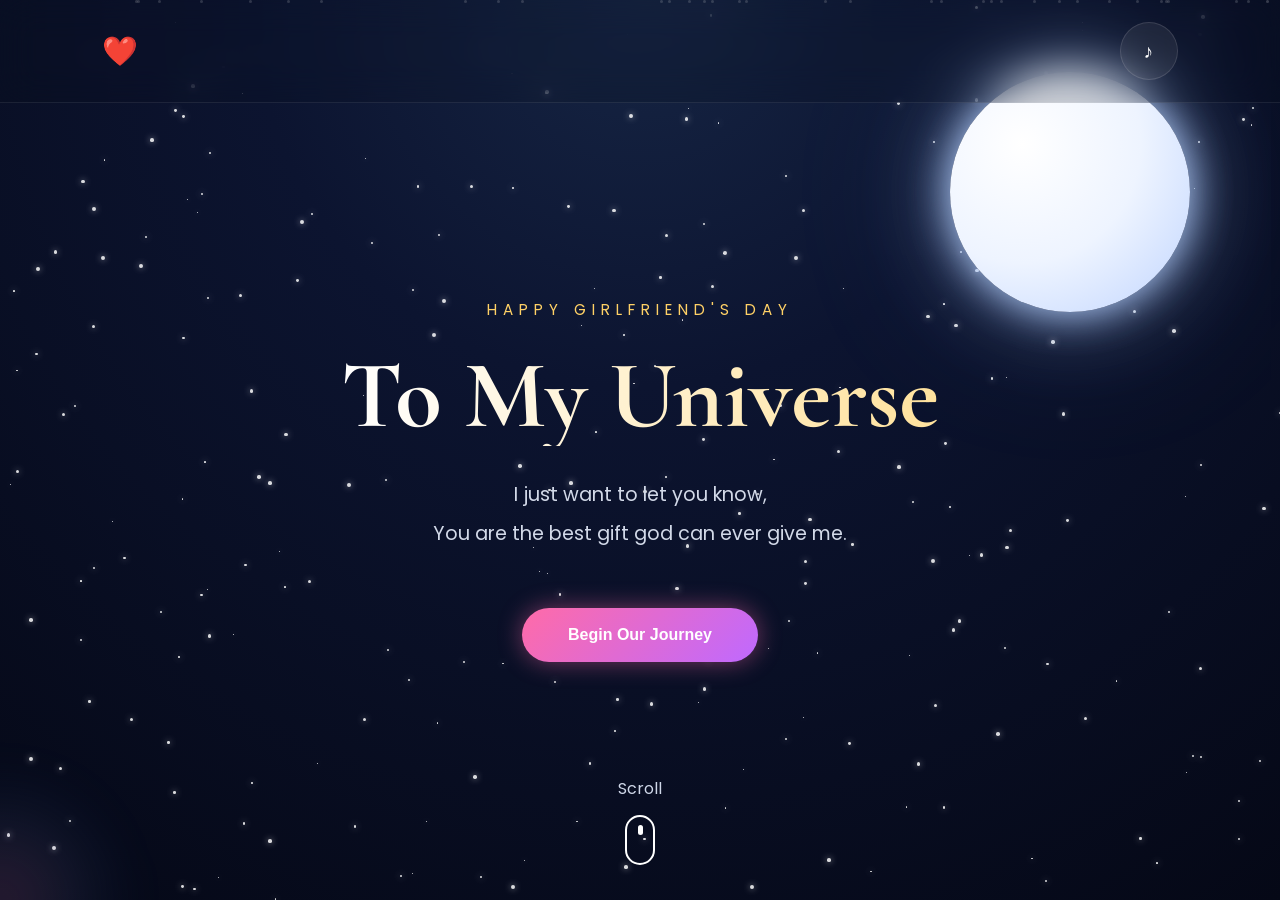
<file: index.html>
<!DOCTYPE html>
<html lang="en">

<head>
    <meta charset="UTF-8">
    <meta name="viewport" content="width=device-width, initial-scale=1.0">

    <title>To My Universe ❤️</title>

    <link rel="stylesheet" href="style.css">

    <!-- Google Fonts -->
    <link href="https://fonts.googleapis.com/css2?family=Cormorant+Garamond:wght@400;500;600;700&family=Poppins:wght@300;400;500;600&display=swap" rel="stylesheet">
</head>

<body>

    <!-- Background -->
    <div class="background">
        <div class="stars"></div>
        <div class="shooting-stars"></div>
        <div class="moon"></div>
    </div>

    <!-- Navigation -->
    <nav>

        <div class="logo">
            ❤️
        </div>

        <div class="music-button">
            ♪
        </div>

    </nav>

    <!-- Hero Section -->

    <section class="hero">

        <div class="hero-content">

            <p class="small-title">
                Happy Girlfriend's Day
            </p>

            <h1>
                To My Universe
            </h1>

            <p class="subtitle">
                I just want to let you know,
                <br>
                You are the best gift god can ever give me.
            </p>

            <button id="beginJourney">
                Begin Our Journey
            </button>

        </div>

    </section>

    <!-- Scroll Indicator -->

    <div class="scroll-indicator">

        <span>Scroll</span>

        <div class="mouse">
            <div class="wheel"></div>
        </div>

    </div>

    <script src="script.js"></script>

</body>

</html>
</file>
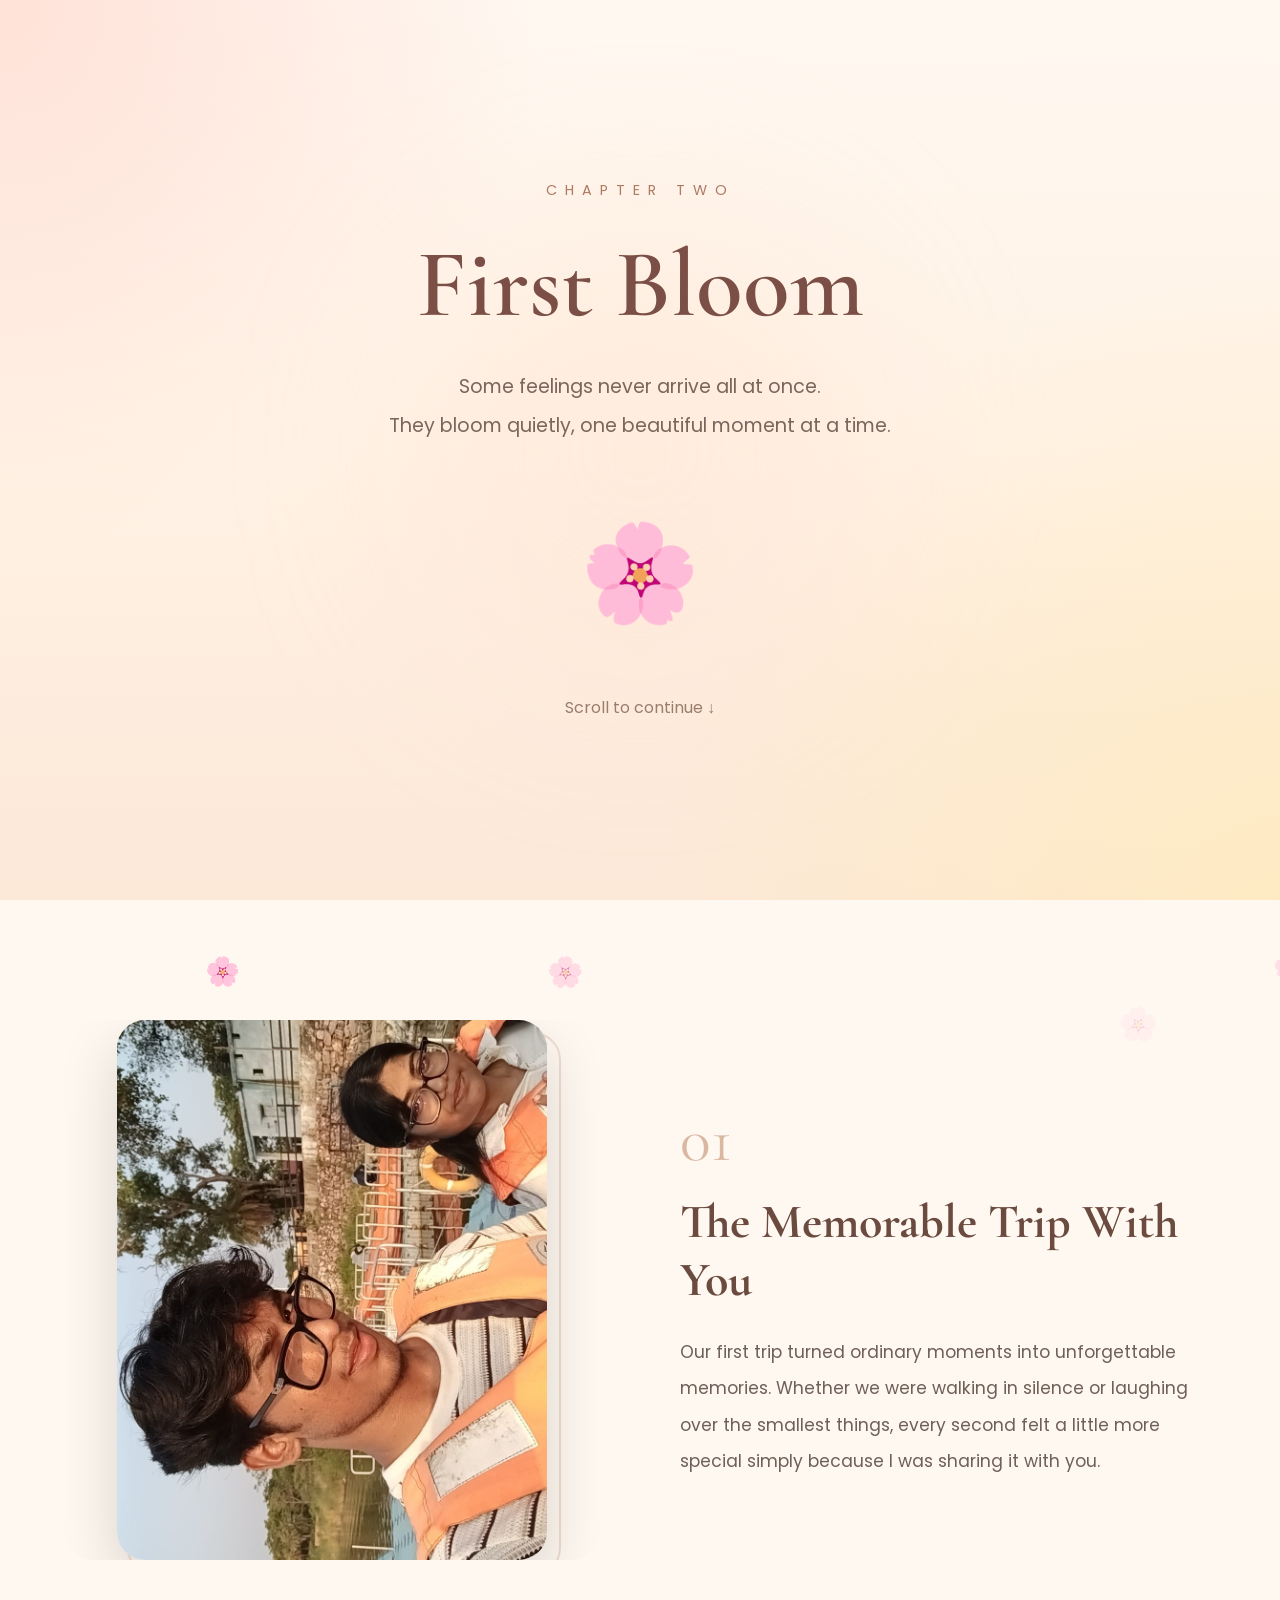
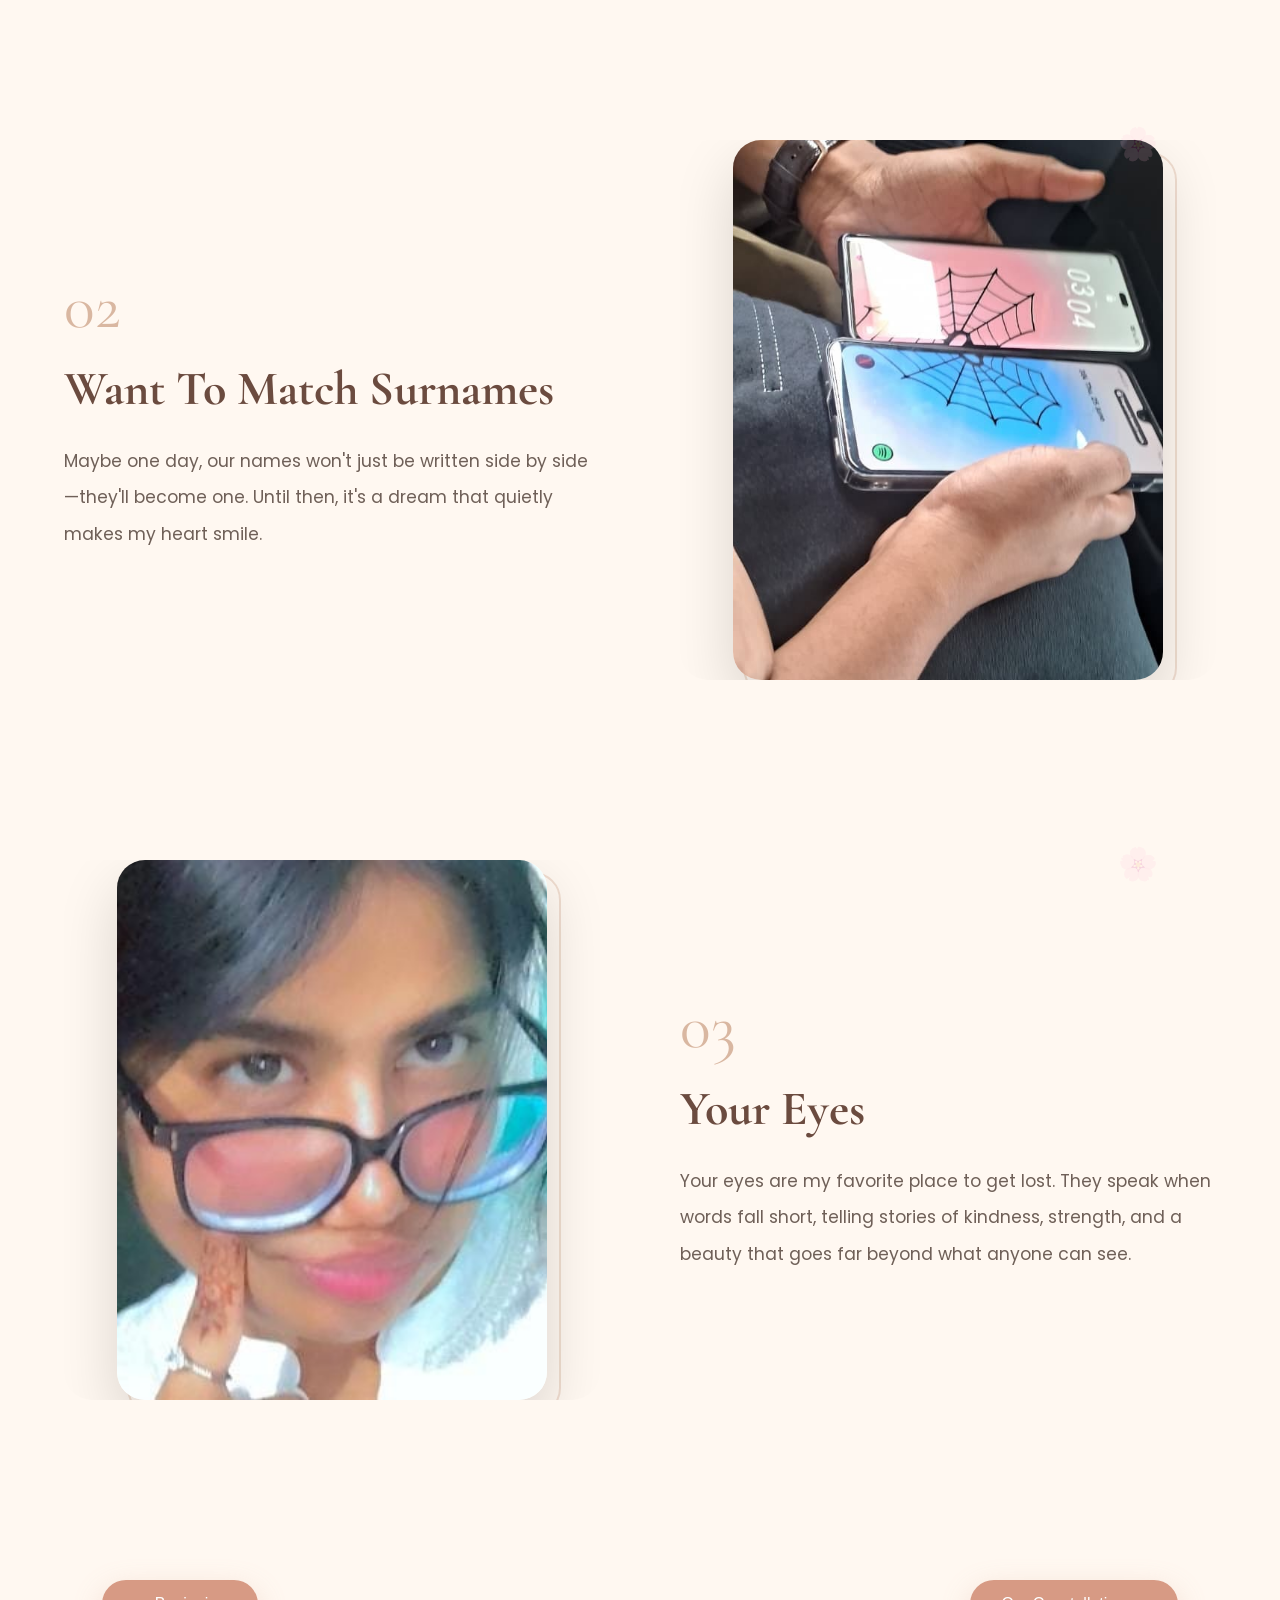
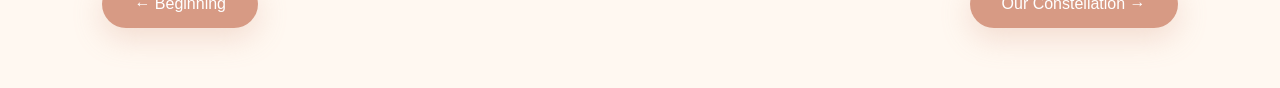
<file: firstbloom.html>
<!DOCTYPE html>

<html lang="en">

<head>

<meta charset="UTF-8">

<meta name="viewport" content="width=device-width, initial-scale=1.0">

<title>First Bloom</title>

<link rel="stylesheet" href="firstbloom.css">

<link href="https://fonts.googleapis.com/css2?family=Cormorant+Garamond:wght@400;500;600;700&family=Poppins:wght@300;400;500&display=swap" rel="stylesheet">

</head>

<body>



<!-- ==========================================
            BACKGROUND
========================================== -->

<div class="background"></div>

<div class="petals"></div>



<!-- ==========================================
            HERO
========================================== -->

<section class="hero">

    <p class="chapter">

        CHAPTER TWO

    </p>

    <h1>

        First Bloom

    </h1>

    <p class="subtitle">

        Some feelings never arrive all at once.
        <br>
        They bloom quietly,
        one beautiful moment at a time.

    </p>

    <div class="flower">

        🌸

    </div>

    <div class="scroll-indicator">

        Scroll to continue ↓

    </div>

</section>





<!-- ==========================================
            MEMORY GALLERY
========================================== -->

<section class="gallery">




    <!-- MEMORY ONE -->

    <div class="memory reveal">

        <div class="photo">

            <img src="Photo 4.jpeg" alt="Memory One">

        </div>

        <div class="text">

            <span class="memory-number">

                01

            </span>

            <h2>

                The Memorable Trip With You

            </h2>

            <p>
             
                Our first trip turned ordinary moments into unforgettable memories.
                Whether we were walking in silence or laughing over the smallest things,
                every second felt a little more special simply because I was sharing it with you.

            </p>

        </div>

    </div>





    <!-- MEMORY TWO -->

    <div class="memory reverse reveal">

        <div class="photo">

            <img src="Photo 3.jpeg" alt="Memory Two">

        </div>

        <div class="text">

            <span class="memory-number">

                02

            </span>

            <h2>

                Want To Match Surnames

            </h2>

            <p>

                Maybe one day, our names won't just be written side by side—they'll become one.
                 Until then, it's a dream that quietly makes my heart smile.

            </p>

        </div>

    </div>





    <!-- MEMORY THREE -->

    <div class="memory reveal">

        <div class="photo">

            <img src="Photo 11.jpeg" alt="Memory Three">

        </div>

        <div class="text">

            <span class="memory-number">

                03

            </span>

            <h2>

                Your Eyes

            </h2>

            <p>

               Your eyes are my favorite place to get lost. They speak when words fall short, telling stories of kindness, strength, and a beauty that goes far beyond what anyone can see.

            </p>

        </div>

    </div>

</section>





<!-- ==========================================
            NAVIGATION
========================================== -->

<div class="navigation">

    <button id="back">

        ← Beginning

    </button>

    <button id="next">

        Our Constellation →

    </button>

</div>





<script src="firstbloom.js"></script>

</body>

</html>
</file>
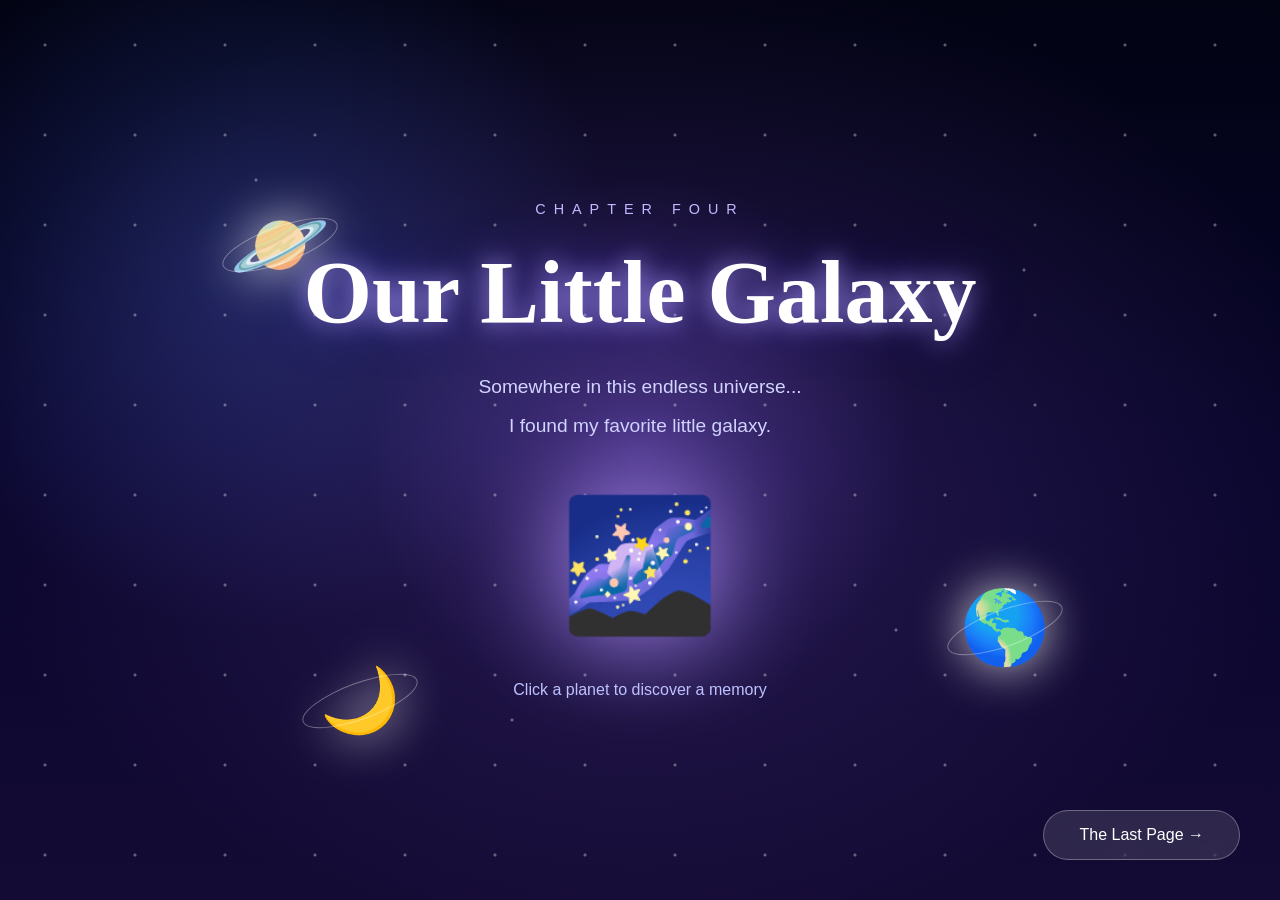
<file: galaxy.html>
<!DOCTYPE html>

<html lang="en">

<head>

<meta charset="UTF-8">

<meta name="viewport" content="width=device-width, initial-scale=1.0">

<title>Our Little Galaxy</title>


<link rel="stylesheet" href="galaxy.css">

</head>


<body>


<div class="universe"></div>



<div class="stars"></div>





<!-- PLANETS -->


<div class="planet planet-one" data-memory="moments">

    🪐

</div>


<div class="planet planet-two" data-memory="laughs">

    🌎

</div>


<div class="planet planet-three" data-memory="dreams">

    🌙

</div>







<section class="galaxy-content">


<p class="chapter">

CHAPTER FOUR

</p>



<h1>

Our Little Galaxy

</h1>



<p class="quote">

Somewhere in this endless universe...

<br>

I found my favorite little galaxy.

</p>




<div class="galaxy-core">

🌌

</div>



<p class="hint">

Click a planet to discover a memory

</p>


</section>







<!-- MEMORY WINDOW -->


<div class="memory-window" id="memoryWindow">



<div class="galaxy-card">



<button id="close">

×
</button>




<h2 id="memoryTitle">

Memory

</h2>



<p id="memoryText">

Story

</p>



</div>


</div>







<button class="next" onclick="goNext()">

The Last Page →

</button>





<script src="galaxy.js"></script>


</body>


</html>
</file>
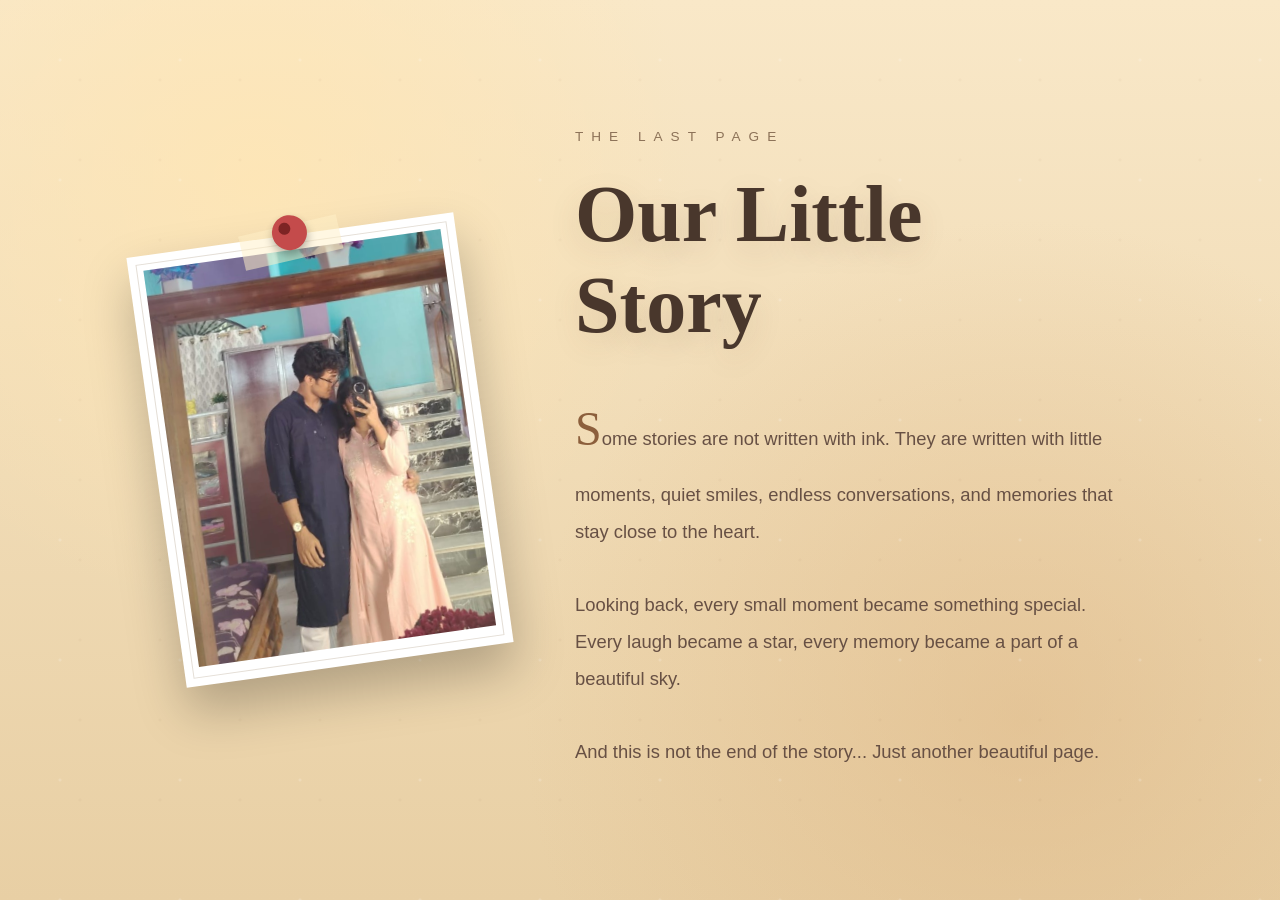
<file: lastpage.html>
<!DOCTYPE html>

<html lang="en">

<head>

<meta charset="UTF-8">

<meta name="viewport" content="width=device-width, initial-scale=1.0">

<title>The Last Page</title>

<link rel="stylesheet" href="lastpage.css">

</head>


<body>


<div class="background"></div>



<main class="page">



    <div class="photo-card">


        <div class="pin"></div>


        <img src="Photo.jpeg" alt="Our Memory">


    </div>





    <section class="letter">


        <p class="chapter">

        THE LAST PAGE

        </p>



        <h1>

        Our Little Story

        </h1>



        <p class="message">

        Some stories are not written with ink.
        They are written with little moments,
        quiet smiles, endless conversations,
        and memories that stay close to the heart.

        <br><br>

        Looking back, every small moment became
        something special. Every laugh became a star,
        every memory became a part of a beautiful sky.

        <br><br>

        And this is not the end of the story...

        Just another beautiful page.

        </p>


    </section>




</main>





<script src="lastpage.js"></script>


</body>

</html>
</file>
<file: style.css>
/* ======================================================
                    GOOGLE FONTS
====================================================== */

@import url('https://fonts.googleapis.com/css2?family=Cormorant+Garamond:wght@400;500;600;700&family=Poppins:wght@300;400;500;600&display=swap');

/* ======================================================
                        RESET
====================================================== */

*{
    margin:0;
    padding:0;
    box-sizing:border-box;
}

html{
    scroll-behavior:smooth;
}

body{

    font-family:'Poppins',sans-serif;

    background:#050816;

    color:white;

    overflow-x:hidden;

    opacity:0;

    transition:opacity .9s ease;

}

/* ======================================================
                    CUSTOM SCROLLBAR
====================================================== */

::-webkit-scrollbar{

    width:10px;

}

::-webkit-scrollbar-track{

    background:#070b18;

}

::-webkit-scrollbar-thumb{

    background:#4d5b86;

    border-radius:30px;

}

::-webkit-scrollbar-thumb:hover{

    background:#8aa8ff;

}

/* ======================================================
                    BACKGROUND
====================================================== */

.background{

    position:fixed;

    inset:0;

    overflow:hidden;

    z-index:-100;

    background:
    radial-gradient(circle at top,
    #162544 0%,
    #0c1430 35%,
    #050816 100%);

}

/* ======================================================
                    STAR LAYER
====================================================== */

.stars{

    position:absolute;

    inset:0;

    overflow:hidden;

}

.star{

    position:absolute;

    border-radius:50%;

    background:white;

    opacity:.85;

    animation:twinkle infinite ease-in-out;

}

@keyframes twinkle{

    0%{

        opacity:.15;

        transform:scale(.7);

    }

    50%{

        opacity:1;

        transform:scale(1.5);

    }

    100%{

        opacity:.15;

        transform:scale(.7);

    }

}

/* ======================================================
                    SHOOTING STAR
====================================================== */

.shooting-star{

    position:fixed;

    width:220px;

    height:2px;

    background:
    linear-gradient(to right,
    rgba(255,255,255,1),
    rgba(255,255,255,0));

    transform:rotate(-35deg);

    z-index:-20;

    animation:shoot 2.3s linear forwards;

}

@keyframes shoot{

    from{

        transform:
        translate(0,0)
        rotate(-35deg);

        opacity:1;

    }

    to{

        transform:
        translate(1800px,700px)
        rotate(-35deg);

        opacity:0;

    }

}

/* ======================================================
                        MOON
====================================================== */

.moon{

    position:absolute;

    top:8%;

    right:7%;

    width:240px;

    height:240px;

    border-radius:50%;

    background:

    radial-gradient(circle at 30% 30%,

    #ffffff,

    #eef4ff,

    #bfd4ff);

    box-shadow:

    0 0 40px #b7d2ff,

    0 0 90px rgba(164,198,255,.45),

    0 0 180px rgba(164,198,255,.15);

    animation:

    moonFloat 7s ease-in-out infinite,

    moonGlow 5s ease-in-out infinite;

}

/* Moon Floating */

@keyframes moonFloat{

    0%{

        transform:translateY(0px);

    }

    50%{

        transform:translateY(-16px);

    }

    100%{

        transform:translateY(0px);

    }

}

/* Moon Glow */

@keyframes moonGlow{

    0%,
    100%{

        box-shadow:

        0 0 40px #b7d2ff,

        0 0 90px rgba(164,198,255,.45),

        0 0 180px rgba(164,198,255,.15);

    }

    50%{

        box-shadow:

        0 0 70px #dce8ff,

        0 0 140px rgba(164,198,255,.75),

        0 0 220px rgba(164,198,255,.25);

    }

}

/* ======================================================
                FLOATING PARTICLES
====================================================== */

.particle{

    position:absolute;

    width:3px;

    height:3px;

    border-radius:50%;

    background:white;

    opacity:.4;

    animation:particleFloat linear infinite;

}

@keyframes particleFloat{

    from{

        transform:translateY(100vh);

        opacity:0;

    }

    15%{

        opacity:.5;

    }

    85%{

        opacity:.5;

    }

    to{

        transform:translateY(-120vh);

        opacity:0;

    }

}

/* ======================================================
                CURSOR GLOW
====================================================== */

.cursor-glow{

    position:fixed;

    width:220px;

    height:220px;

    border-radius:50%;

    pointer-events:none;

    background:

    radial-gradient(circle,

    rgba(255,120,180,.18),

    rgba(120,170,255,.08),

    transparent);

    transform:translate(-50%,-50%);

    filter:blur(30px);

    z-index:9999;

    transition:

    left .08s linear,

    top .08s linear;

}

/* ======================================================
                    NAVIGATION
====================================================== */

nav{

    position:fixed;

    top:0;
    left:0;

    width:100%;

    display:flex;

    justify-content:space-between;

    align-items:center;

    padding:22px 8%;

    z-index:1000;

    background:rgba(8,12,25,.18);

    backdrop-filter:blur(18px);

    -webkit-backdrop-filter:blur(18px);

    border-bottom:1px solid rgba(255,255,255,.08);

    transition:.4s;

}

.logo{

    font-size:1.8rem;

    cursor:pointer;

    transition:.4s;

}

.logo:hover{

    transform:scale(1.15);

}

.music-button{

    width:58px;

    height:58px;

    border-radius:50%;

    display:flex;

    justify-content:center;

    align-items:center;

    cursor:pointer;

    font-size:1.2rem;

    color:white;

    background:rgba(255,255,255,.08);

    border:1px solid rgba(255,255,255,.12);

    backdrop-filter:blur(12px);

    transition:.4s;

}

.music-button:hover{

    transform:scale(1.08);

    box-shadow:

    0 0 30px rgba(255,120,180,.35);

}

/* ======================================================
                        HERO
====================================================== */

.hero{

    width:100%;

    min-height:100vh;

    display:flex;

    justify-content:center;

    align-items:center;

    text-align:center;

    padding:120px 30px 60px;

}

.hero-content{

    max-width:850px;

    opacity:0;

    transform:translateY(40px);

    animation:

    heroReveal 1.4s ease forwards;

    animation-delay:.5s;

}

@keyframes heroReveal{

    from{

        opacity:0;

        transform:translateY(40px);

    }

    to{

        opacity:1;

        transform:translateY(0);

    }

}

/* ======================================================
                    SMALL TITLE
====================================================== */

.small-title{

    font-size:.95rem;

    letter-spacing:6px;

    text-transform:uppercase;

    color:#ffd166;

    margin-bottom:25px;

}

/* ======================================================
                        MAIN TITLE
====================================================== */

.hero h1{

    font-family:'Cormorant Garamond',serif;

    font-size:6rem;

    line-height:1.05;

    margin-bottom:30px;

    font-weight:700;

    background:

    linear-gradient(

    90deg,

    #ffffff,

    #ffe29d,

    #ffffff

    );

    background-size:200%;

    background-clip: text;
    -webkit-background-clip: text;

    color: transparent;
    -webkit-text-fill-color: transparent;

    -webkit-text-fill-color:transparent;

    animation:

    titleShine 8s linear infinite;

}

@keyframes titleShine{

    from{

        background-position:0%;

    }

    to{

        background-position:200%;

    }

}

/* ======================================================
                        SUBTITLE
====================================================== */

.subtitle{

    color:#d2d9e8;

    font-size:1.2rem;

    line-height:2;

    margin-bottom:55px;

}

/* ======================================================
                    BEGIN BUTTON
====================================================== */

#beginJourney{

    position:relative;

    overflow:hidden;

    border:none;

    outline:none;

    cursor:pointer;

    padding:18px 46px;

    border-radius:50px;

    color:white;

    font-size:1rem;

    font-weight:600;

    background:

    linear-gradient(

    135deg,

    #ff6ba8,

    #bf69ff

    );

    box-shadow:

    0 0 25px rgba(255,107,168,.45);

    transition:.4s;

}

#beginJourney:hover{

    transform:translateY(-6px);

    box-shadow:

    0 0 45px rgba(255,107,168,.75);

}

#beginJourney::before{

    content:"";

    position:absolute;

    top:0;

    left:-120%;

    width:60%;

    height:100%;

    background:

    linear-gradient(

    90deg,

    transparent,

    rgba(255,255,255,.5),

    transparent

    );

    transition:.8s;

}

#beginJourney:hover::before{

    left:150%;

}

/* ======================================================
                SCROLL INDICATOR
====================================================== */

.scroll-indicator{

    position:absolute;

    bottom:35px;

    left:50%;

    transform:translateX(-50%);

    display:flex;

    flex-direction:column;

    align-items:center;

    gap:14px;

    color:#cfd7e8;

    animation:

    floatArrow 2.2s ease-in-out infinite,

    fadeArrow 2.2s ease-in-out infinite;

}

.mouse{

    width:30px;

    height:50px;

    border:2px solid white;

    border-radius:30px;

    display:flex;

    justify-content:center;

}

.wheel{

    width:5px;

    height:10px;

    margin-top:8px;

    border-radius:20px;

    background:white;

    animation:wheelMove 1.8s infinite;

}

@keyframes wheelMove{

    from{

        transform:translateY(0);

        opacity:1;

    }

    to{

        transform:translateY(18px);

        opacity:0;

    }

}

@keyframes floatArrow{

    0%,100%{

        transform:

        translateX(-50%)

        translateY(0);

    }

    50%{

        transform:

        translateX(-50%)

        translateY(-8px);

    }

}

@keyframes fadeArrow{

    0%,100%{

        opacity:1;

    }

    50%{

        opacity:.4;

    }

}

/* ======================================================
                    RESPONSIVE
====================================================== */

@media(max-width:992px){

.hero h1{

    font-size:4.8rem;

}

.moon{

    width:180px;
    height:180px;

}

}

@media(max-width:768px){

.hero{

    padding:120px 25px;

}

.hero h1{

    font-size:3.6rem;

}

.subtitle{

    font-size:1rem;

    line-height:1.8;

}

.small-title{

    font-size:.8rem;

    letter-spacing:4px;

}

#beginJourney{

    width:100%;

    max-width:320px;

}

.moon{

    width:140px;
    height:140px;

}

.music-button{

    width:50px;
    height:50px;

}

}

/* ======================================================
                    PAGE REVEAL
====================================================== */

.reveal{

    opacity:0;

    transform:translateY(60px);

    transition:

    opacity .9s ease,

    transform .9s ease;

}

.reveal.active{

    opacity:1;

    transform:translateY(0);

}

/* ======================================================
                    MUSIC PLAYING
====================================================== */

.music-button.playing{

    animation:vinylSpin 4s linear infinite;

}

@keyframes vinylSpin{

    from{

        transform:rotate(0deg);

    }

    to{

        transform:rotate(360deg);

    }

}

/* ======================================================
                NAVBAR ON SCROLL
====================================================== */

nav.scrolled{

    padding:16px 8%;

    background:rgba(5,8,22,.65);

    border-bottom:1px solid rgba(255,255,255,.12);

    box-shadow:

    0 10px 30px rgba(0,0,0,.25);

}

/* ======================================================
                BUTTON CLICK EFFECT
====================================================== */

#beginJourney:active{

    transform:scale(.96);

}

/* ======================================================
                    STAR GLOW
====================================================== */

.star{

    box-shadow:

    0 0 6px rgba(255,255,255,.8);

}

/* ======================================================
                PARTICLE BLUR
====================================================== */

.particle{

    filter:blur(.5px);

}

/* ======================================================
                SELECTION COLOR
====================================================== */

::selection{

    background:#ff6ba8;

    color:white;

}

/* ======================================================
                FOCUS REMOVAL
====================================================== */

button{

    outline:none;

}

button:focus{

    outline:none;

}

/* ======================================================
                EXTRA RESPONSIVE
====================================================== */

@media(max-width:500px){

.hero h1{

    font-size:3rem;

}

.subtitle{

    font-size:.95rem;

}

nav{

    padding:18px 7%;

}

.logo{

    font-size:1.5rem;

}

.music-button{

    width:46px;

    height:46px;

}

.scroll-indicator{

    bottom:25px;

}

}
</file>
<file: firstbloom.css>
/* ======================================================
                    RESET
====================================================== */

*{

    margin:0;

    padding:0;

    box-sizing:border-box;

}

html{

    scroll-behavior:smooth;

}

body{

    font-family:'Poppins',sans-serif;

    background:#fff8f1;

    color:#4b3f39;

    overflow-x:hidden;

}




/* ======================================================
                    BACKGROUND
====================================================== */

.background{

    position:fixed;

    inset:0;

    z-index:-3;

    background:

    radial-gradient(

    circle at top left,

    rgba(255,220,210,.8),

    transparent 35%

    ),

    radial-gradient(

    circle at bottom right,

    rgba(255,235,180,.6),

    transparent 40%

    ),

    linear-gradient(

    to bottom,

    #fff8f1,

    #fff2e5,

    #fce8d7

    );

}




/* ======================================================
                    PETALS LAYER
====================================================== */

.petals{

    position:fixed;

    inset:0;

    pointer-events:none;

    z-index:-2;

}




/* ======================================================
                    HERO
====================================================== */

.hero{

    min-height:100vh;

    display:flex;

    flex-direction:column;

    justify-content:center;

    align-items:center;

    text-align:center;

    padding:40px 20px;

}




.chapter{

    letter-spacing:8px;

    font-size:.9rem;

    color:#b07a63;

    margin-bottom:25px;

}




.hero h1{

    font-family:'Cormorant Garamond',serif;

    font-size:6rem;

    font-weight:600;

    color:#7b4f45;

    margin-bottom:25px;

}




.subtitle{

    max-width:700px;

    line-height:2;

    font-size:1.2rem;

    color:#7a665d;

}




/* ======================================================
                    FLOWER
====================================================== */

.flower{

    margin-top:55px;

    font-size:6rem;

    animation:

    bloomFloat 4s ease-in-out infinite;

}




@keyframes bloomFloat{

    0%,100%{

        transform:translateY(0);

    }

    50%{

        transform:translateY(-15px);

    }

}




/* ======================================================
                    SCROLL
====================================================== */

.scroll-indicator{

    margin-top:50px;

    color:#9a7d6c;

    animation:

    scrollMove 2s infinite;

}




@keyframes scrollMove{

    0%,100%{

        transform:translateY(0);

        opacity:.6;

    }

    50%{

        transform:translateY(12px);

        opacity:1;

    }

}


/* ======================================================
                    MEMORY GALLERY
====================================================== */


.gallery{

    width:min(1200px,90%);

    margin:120px auto;

    display:flex;

    flex-direction:column;

    gap:180px;

}





/* ======================================================
                    MEMORY CARD
====================================================== */


.memory{

    display:flex;

    align-items:center;

    justify-content:space-between;

    gap:80px;

}





.memory.reverse{

    flex-direction:row-reverse;

}





/* ======================================================
                    PHOTO
====================================================== */


.photo{

    flex:1;

    display:flex;

    justify-content:center;

}





.photo img{

    width:100%;

    max-width:430px;

    height:540px;

    object-fit:cover;

    border-radius:28px;

    box-shadow:

    0 25px 60px rgba(0,0,0,.15);

    transition:

    transform .5s ease,

    box-shadow .5s ease;

}





.photo img:hover{

    transform:

    scale(1.03)

    rotate(-2deg);

    box-shadow:

    0 35px 80px rgba(0,0,0,.22);

}





/* ======================================================
                    PHOTO FRAME
====================================================== */


.photo{

    position:relative;

}



.photo::before{

    content:"";

    position:absolute;

    width:100%;

    max-width:430px;

    height:540px;

    border:2px solid rgba(210,170,145,.35);

    border-radius:28px;

    transform:

    translate(12px,12px);

    z-index:-1;

}





/* ======================================================
                    TEXT
====================================================== */


.text{

    flex:1;

}





.memory-number{

    display:inline-block;

    font-size:4rem;

    font-family:'Cormorant Garamond',serif;

    color:#d9b7a1;

    margin-bottom:15px;

}





.text h2{

    font-family:'Cormorant Garamond',serif;

    font-size:3rem;

    color:#6b4b3f;

    margin-bottom:25px;

}





.text p{

    font-size:1.08rem;

    line-height:2.1;

    color:#6f6058;

}





/* ======================================================
                    REVEAL
====================================================== */


.reveal{

    opacity:0;

    transform:

    translateY(80px);

    transition:

    opacity 1s ease,

    transform 1s ease;

}





.reveal.show{

    opacity:1;

    transform:

    translateY(0);

}


/* ======================================================
                    SOFT GLOW
====================================================== */

.hero::before{

    content:"";

    position:absolute;

    width:450px;

    height:450px;

    border-radius:50%;

    background:rgba(255,220,200,.25);

    filter:blur(90px);

    z-index:-1;

}







/* ======================================================
                    FLOWER DECORATIONS
====================================================== */

.memory::after{

    content:"🌸";

    position:absolute;

    font-size:2rem;

    opacity:.15;

    right:5%;

    top:-20px;

    animation:flowerFloat 5s ease-in-out infinite;

}



.memory{

    position:relative;

}



@keyframes flowerFloat{

    0%,100%{

        transform:translateY(0) rotate(0deg);

    }

    50%{

        transform:translateY(-10px) rotate(8deg);

    }

}







/* ======================================================
                    IMAGE SHINE
====================================================== */

.photo{

    overflow:hidden;

    border-radius:28px;

}



.photo::after{

    content:"";

    position:absolute;

    top:0;

    left:-130%;

    width:60%;

    height:100%;

    background:

    linear-gradient(

    90deg,

    transparent,

    rgba(255,255,255,.35),

    transparent

    );

    transition:1s;

}



.photo:hover::after{

    left:150%;

}







/* ======================================================
                    NAVIGATION
====================================================== */

.navigation{

    width:100%;

    display:flex;

    justify-content:space-between;

    align-items:center;

    padding:60px 8%;

}



.navigation button{

    padding:15px 32px;

    border:none;

    border-radius:40px;

    cursor:pointer;

    font-size:1rem;

    background:#d79a84;

    color:white;

    transition:.35s;

    box-shadow:

    0 10px 30px rgba(215,154,132,.3);

}



.navigation button:hover{

    transform:

    translateY(-5px);



    background:#c9856d;



    box-shadow:

    0 18px 40px rgba(201,133,109,.35);

}







/* ======================================================
                    PAGE APPEAR
====================================================== */

body{

    animation:pageAppear 1.5s ease;

}



@keyframes pageAppear{

    from{

        opacity:0;

    }

    to{

        opacity:1;

    }

}







/* ======================================================
                    FLOATING PETALS
====================================================== */

.petal{

    position:fixed;

    top:-40px;

    font-size:1.4rem;

    pointer-events:none;

    animation:fall linear forwards;

    opacity:.8;

}



@keyframes fall{

    0%{

        transform:

        translateY(-20px)

        rotate(0deg);

    }

    100%{

        transform:

        translateY(110vh)

        rotate(360deg);

    }

}







/* ======================================================
                    MOBILE
====================================================== */

@media(max-width:900px){

    .memory,

    .memory.reverse{

        flex-direction:column;

        gap:40px;

    }

    .text{

        text-align:center;

    }

    .hero h1{

        font-size:4rem;

    }

    .subtitle{

        font-size:1rem;

    }

    .photo img{

        max-width:100%;

        height:auto;

    }

    .photo::before{

        display:none;

    }

    .memory-number{

        font-size:3rem;

    }

    .text h2{

        font-size:2.4rem;

    }

    .gallery{

        gap:100px;

    }

    .navigation{

        flex-direction:column;

        gap:20px;

        padding:40px 20px;

    }

    .navigation button{

        width:100%;

        max-width:320px;

    }

}
</file>
<file: galaxy.css>
/* ======================================================
                    RESET
====================================================== */


*{

    margin:0;

    padding:0;

    box-sizing:border-box;

}



body{

    min-height:100vh;

    overflow:hidden;

    font-family:'Poppins',sans-serif;

    color:white;

    background:#020313;

}







/* ======================================================
                    UNIVERSE
====================================================== */


.universe{

    position:fixed;

    inset:0;

    z-index:-2;


    background:


    radial-gradient(

    circle at 50% 50%,

    rgba(120,90,220,.35),

    transparent 35%

    ),


    radial-gradient(

    circle at 20% 30%,

    rgba(80,120,255,.25),

    transparent 30%

    ),


    linear-gradient(

    to bottom,

    #020313,

    #08052b,

    #140b35

    );


}







/* ======================================================
                    NEBULA CLOUDS
====================================================== */


.universe::before{


    content:"";


    position:absolute;


    inset:-20%;



    background:


    radial-gradient(

    ellipse,

    rgba(180,120,255,.18),

    transparent 55%

    );


    animation:

    nebulaMove 20s infinite alternate;

}




@keyframes nebulaMove{


    from{

        transform:

        translateX(-5%)

        scale(1);

    }


    to{


        transform:

        translateX(5%)

        scale(1.2);

    }

}







/* ======================================================
                    STARS
====================================================== */


.stars{


    position:fixed;

    inset:0;

    z-index:1;


    background:


    radial-gradient(

    circle,

    white 1px,

    transparent 2px

    );


    background-size:

    90px 90px;


    opacity:.35;


    animation:

    starMove 30s linear infinite;

}





@keyframes starMove{


    from{

        transform:translateY(0);

    }


    to{

        transform:translateY(-120px);

    }

}







/* ======================================================
                    GALAXY CONTENT
====================================================== */


.galaxy-content{


    height:100vh;


    display:flex;


    flex-direction:column;


    justify-content:center;


    align-items:center;


    text-align:center;


    position:relative;


    z-index:5;


    pointer-events:none;

}







.chapter{


    letter-spacing:8px;


    font-size:.9rem;


    color:#c4b8ff;


    margin-bottom:25px;

}







.galaxy-content h1{


    font-family:

    'Cormorant Garamond',

    serif;


    font-size:5.5rem;


    font-weight:600;



    text-shadow:


    0 0 25px rgba(180,160,255,.8),


    0 0 50px rgba(120,100,255,.5);

}







.quote{


    margin-top:25px;


    color:#d2d5ff;


    font-size:1.2rem;


    line-height:2;

}







/* ======================================================
                    GALAXY CORE
====================================================== */


.galaxy-core{


    margin-top:45px;


    font-size:8rem;



    filter:


    drop-shadow(

    0 0 50px rgba(180,150,255,.9)

    );


    animation:

    galaxyPulse 5s infinite ease-in-out;

}







@keyframes galaxyPulse{


    0%,100%{

        transform:scale(1);

    }


    50%{

        transform:scale(1.1);

    }

}







/* ======================================================
                    HINT
====================================================== */


.hint{


    margin-top:40px;


    color:#bfc5ff;


    animation:

    hintGlow 2s infinite;

}




@keyframes hintGlow{


    0%,100%{

        opacity:.5;

    }


    50%{

        opacity:1;

    }

}


/* ======================================================
                    PLANETS
====================================================== */


.planet{

    position:absolute;


    font-size:5rem;


    cursor:pointer;


    z-index:10;


    user-select:none;


    filter:


    drop-shadow(

    0 0 25px rgba(255,255,255,.8)

    );


    transition:.5s ease;


    animation:

    planetFloat 6s infinite ease-in-out;

}




.planet:hover{


    transform:

    scale(1.3);


    filter:


    drop-shadow(

    0 0 45px white

    );

}







@keyframes planetFloat{


    0%,100%{


        translate:0 0;


    }


    50%{


        translate:0 -25px;


    }

}







/* ======================================================
                PLANET POSITIONS
====================================================== */


.planet-one{


    top:22%;


    left:18%;


    animation-delay:.5s;

}




.planet-two{


    top:65%;


    right:18%;


    font-size:4.5rem;


    animation-delay:1.5s;

}




.planet-three{


    bottom:18%;


    left:25%;


    font-size:4rem;


    animation-delay:2s;

}







/* ======================================================
                PLANET CLICK EFFECT
====================================================== */


.planet.active{


    transform:

    scale(1.8);


    filter:


    drop-shadow(

    0 0 60px #ffeaa7

    );

}







/* ======================================================
                MEMORY WINDOW
====================================================== */


.memory-window{


    position:fixed;


    inset:0;


    display:flex;


    justify-content:center;


    align-items:center;



    background:


    rgba(0,0,25,.7);



    backdrop-filter:blur(12px);



    opacity:0;


    visibility:hidden;



    transition:.6s;



    z-index:100;

}







.memory-window.show{


    opacity:1;


    visibility:visible;

}







/* ======================================================
                GALAXY CARD
====================================================== */


.galaxy-card{


    width:min(650px,90%);


    min-height:350px;



    padding:50px;



    border-radius:20px;



    background:


    linear-gradient(

    135deg,

    rgba(255,255,255,.15),

    rgba(255,255,255,.05)

    );



    border:

    1px solid rgba(255,255,255,.25);



    box-shadow:


    0 30px 100px rgba(0,0,0,.7);



    backdrop-filter:blur(20px);



    text-align:center;



    color:white;



    transform:


    scale(.5)

    rotate(-8deg);



    transition:

    .8s cubic-bezier(.2,1,.3,1);

}







.memory-window.show .galaxy-card{


    transform:


    scale(1)

    rotate(0deg);

}







/* ======================================================
                MEMORY TEXT
====================================================== */


.galaxy-card h2{


    font-family:


    'Cormorant Garamond',

    serif;



    font-size:3.5rem;



    margin-bottom:25px;



    text-shadow:


    0 0 20px rgba(200,200,255,.8);

}





.galaxy-card p{


    font-size:1.2rem;



    line-height:2;



    color:#e0e3ff;

}







/* ======================================================
                CLOSE BUTTON
====================================================== */


#close{


    position:absolute;



    top:20px;


    right:25px;



    width:45px;


    height:45px;



    border-radius:50%;



    border:none;



    background:

    rgba(255,255,255,.15);



    color:white;



    font-size:1.5rem;



    cursor:pointer;



    transition:.4s;

}





#close:hover{


    transform:


    rotate(90deg);



    background:

    rgba(255,255,255,.35);

}


/* ======================================================
                ORBIT RINGS
====================================================== */


.planet::before{


    content:"";


    position:absolute;


    width:120px;


    height:35px;



    border:

    1px solid rgba(255,255,255,.35);



    border-radius:50%;



    left:50%;


    top:50%;



    transform:


    translate(-50%,-50%)

    rotate(-20deg);



    pointer-events:none;


}







/* ======================================================
                GALAXY PARTICLES
====================================================== */


.universe::after{


    content:"";


    position:absolute;


    inset:0;



    background:


    radial-gradient(

    circle at 20% 20%,

    white 1px,

    transparent 2px

    ),


    radial-gradient(

    circle at 80% 30%,

    white 1px,

    transparent 2px

    ),


    radial-gradient(

    circle at 40% 80%,

    white 1px,

    transparent 2px

    ),


    radial-gradient(

    circle at 70% 70%,

    white 1px,

    transparent 2px

    );



    opacity:.35;


    animation:


    particleMove 25s linear infinite;


}






@keyframes particleMove{


    from{

        transform:

        translateY(0);

    }


    to{


        transform:

        translateY(-120px);

    }

}







/* ======================================================
                SHOOTING STAR
====================================================== */


.shooting-star{


    position:absolute;



    width:140px;


    height:2px;



    background:


    linear-gradient(

    90deg,

    white,

    transparent

    );



    transform:

    rotate(-35deg);



    animation:


    shooting 1.5s linear;


    z-index:20;

}





@keyframes shooting{


    from{


        opacity:0;


        transform:


        translate(200px,-100px)

        rotate(-35deg);

    }



    20%{


        opacity:1;

    }



    to{


        opacity:0;



        transform:


        translate(-400px,250px)

        rotate(-35deg);

    }

}







/* ======================================================
                NEXT BUTTON POLISH
====================================================== */


.next{


    position:fixed;


    bottom:40px;


    right:40px;



    padding:15px 35px;



    border-radius:30px;



    border:

    1px solid rgba(255,255,255,.3);



    background:


    rgba(255,255,255,.12);



    color:white;



    cursor:pointer;



    font-size:1rem;



    backdrop-filter:blur(10px);



    transition:.4s;



    z-index:30;

}





.next:hover{


    transform:


    translateY(-5px);



    box-shadow:


    0 0 30px rgba(255,255,255,.5);

}







/* ======================================================
                PAGE APPEAR
====================================================== */


body{


    animation:


    galaxyAppear 2s ease;

}




@keyframes galaxyAppear{


    from{


        opacity:0;

    }


    to{


        opacity:1;

    }

}







/* ======================================================
                MOBILE
====================================================== */


@media(max-width:700px){



    .galaxy-content h1{


        font-size:3.5rem;

    }





    .galaxy-core{


        font-size:5rem;

    }





    .planet{


        font-size:3rem;

    }





    .planet-one{


        left:10%;

    }





    .planet-two{


        right:10%;

    }





    .planet-three{


        left:15%;

    }





    .galaxy-card{


        padding:30px;

    }





    .galaxy-card h2{


        font-size:2.5rem;

    }





    .next{


        right:20px;


        bottom:20px;

    }


}
</file>
<file: lastpage.css>
/* ======================================================
                    RESET
====================================================== */


*{

    margin:0;

    padding:0;

    box-sizing:border-box;

}





body{

    min-height:100vh;

    overflow:hidden;


    font-family:'Poppins',sans-serif;


    color:#40352f;


}







/* ======================================================
                    BACKGROUND
====================================================== */


.background{


    position:fixed;


    inset:0;



    background:


    radial-gradient(

    circle at 20% 20%,

    rgba(255,230,180,.8),

    transparent 35%

    ),



    radial-gradient(

    circle at 80% 80%,

    rgba(220,180,130,.5),

    transparent 40%

    ),



    linear-gradient(

    to bottom,

    #f9e8c8,

    #e8cfa4

    );



    z-index:-1;

}







/* ======================================================
                    MAIN PAGE
====================================================== */


.page{


    height:100vh;



    display:flex;



    justify-content:center;



    align-items:center;



    gap:90px;



    padding:50px;


}







/* ======================================================
                    PHOTO CARD
====================================================== */


.photo-card{


    position:relative;



    width:330px;



    padding:15px;



    background:#fff;



    box-shadow:


    0 25px 50px rgba(0,0,0,.25);



    transform:


    rotate(-8deg);



    animation:


    photoFloat 6s infinite ease-in-out;

}







.photo-card img{


    width:100%;



    height:400px;



    object-fit:cover;


}







@keyframes photoFloat{


    0%,100%{


        transform:

        rotate(-8deg)

        translateY(0);

    }



    50%{


        transform:

        rotate(-8deg)

        translateY(-15px);

    }

}







/* ======================================================
                    PIN
====================================================== */


.pin{


    position:absolute;



    width:35px;


    height:35px;



    background:#c44b4b;



    border-radius:50%;



    top:-20px;



    left:50%;



    transform:translateX(-50%);



    box-shadow:


    0 5px 10px rgba(0,0,0,.3);


    z-index:5;

}







.pin::after{


    content:"";


    position:absolute;



    width:12px;


    height:12px;



    background:#7d2424;



    border-radius:50%;



    top:7px;



    left:7px;


}







/* ======================================================
                    LETTER AREA
====================================================== */


.letter{


    max-width:550px;


    text-align:left;


}







.chapter{


    letter-spacing:8px;


    font-size:.85rem;


    color:#8c7258;



    margin-bottom:25px;

}







.letter h1{


    font-family:

    'Cormorant Garamond',

    serif;



    font-size:5rem;



    color:#49372c;



    margin-bottom:30px;


}







.message{


    font-size:1.15rem;



    line-height:2;



    color:#675044;


}


/* ======================================================
                PAPER TEXTURE
====================================================== */


.page::before{


    content:"";


    position:absolute;


    inset:40px;



    background:


    radial-gradient(

    circle,

    rgba(120,90,50,.12) 1px,

    transparent 2px

    );



    background-size:

    80px 80px;



    opacity:.3;



    pointer-events:none;

}







/* ======================================================
                PHOTO EXTRA DETAIL
====================================================== */


.photo-card::before{


    content:"";


    position:absolute;


    inset:8px;



    border:

    1px solid rgba(120,90,50,.2);



    pointer-events:none;

}







.photo-card::after{


    content:"";


    position:absolute;



    width:100px;


    height:35px;



    top:-10px;


    left:50%;



    transform:


    translateX(-50%)

    rotate(-5deg);



    background:


    rgba(255,240,200,.65);



    opacity:.8;

}







/* ======================================================
                LETTER ANIMATION
====================================================== */


.letter{


    animation:


    appearText 2s ease;

}






@keyframes appearText{


    from{


        opacity:0;


        transform:

        translateY(40px);

    }


    to{


        opacity:1;


        transform:

        translateY(0);

    }

}







.photo-card{


    animation:


    photoEntrance 2s ease,

    photoFloat 6s infinite ease-in-out 2s;

}





@keyframes photoEntrance{


    from{


        opacity:0;


        transform:


        rotate(-20deg)

        translateX(-80px);

    }


    to{


        opacity:1;


        transform:


        rotate(-8deg)

        translateX(0);

    }

}







/* ======================================================
                FINAL QUOTE STYLE
====================================================== */


.message::first-letter{


    font-family:

    'Cormorant Garamond',

    serif;


    font-size:3rem;


    color:#8c5f3c;


}







/* ======================================================
                FLOATING MEMORY DUST
====================================================== */


.background::after{


    content:"";


    position:absolute;


    inset:0;



    background:


    radial-gradient(

    circle,

    rgba(255,255,255,.7) 1px,

    transparent 2px

    );



    background-size:

    120px 120px;



    opacity:.25;



    animation:


    dustFloat 25s linear infinite;

}







@keyframes dustFloat{


    from{


        transform:

        translateY(0);

    }



    to{


        transform:

        translateY(-120px);

    }

}







/* ======================================================
                FINAL PAGE GLOW
====================================================== */


.letter h1{


    text-shadow:


    0 10px 30px rgba(100,70,40,.15);

}







/* ======================================================
                MOBILE
====================================================== */


@media(max-width:900px){



    body{

        overflow:auto;

    }



    .page{


        flex-direction:column;


        gap:50px;


        padding:40px 20px;



        height:auto;


        min-height:100vh;

    }





    .photo-card{


        width:260px;

    }





    .photo-card img{


        height:320px;

    }





    .letter{


        text-align:center;

    }





    .letter h1{


        font-size:3.5rem;

    }



}


/* ======================================================
                JS SPARKLES
====================================================== */


.sparkle{


    position:absolute;


    width:5px;


    height:5px;


    background:white;


    border-radius:50%;



    box-shadow:


    0 0 15px white;



    animation:


    sparkleRise 4s linear;


    pointer-events:none;

}





@keyframes sparkleRise{


    from{


        opacity:0;


        transform:

        translateY(0)

        scale(.5);

    }



    30%{


        opacity:1;

    }



    to{


        opacity:0;


        transform:

        translateY(-100px)

        scale(1.5);

    }

}







.photo-card.remember{


    transform:


    rotate(0deg)

    scale(1.05);



    transition:.6s;

}
</file>
